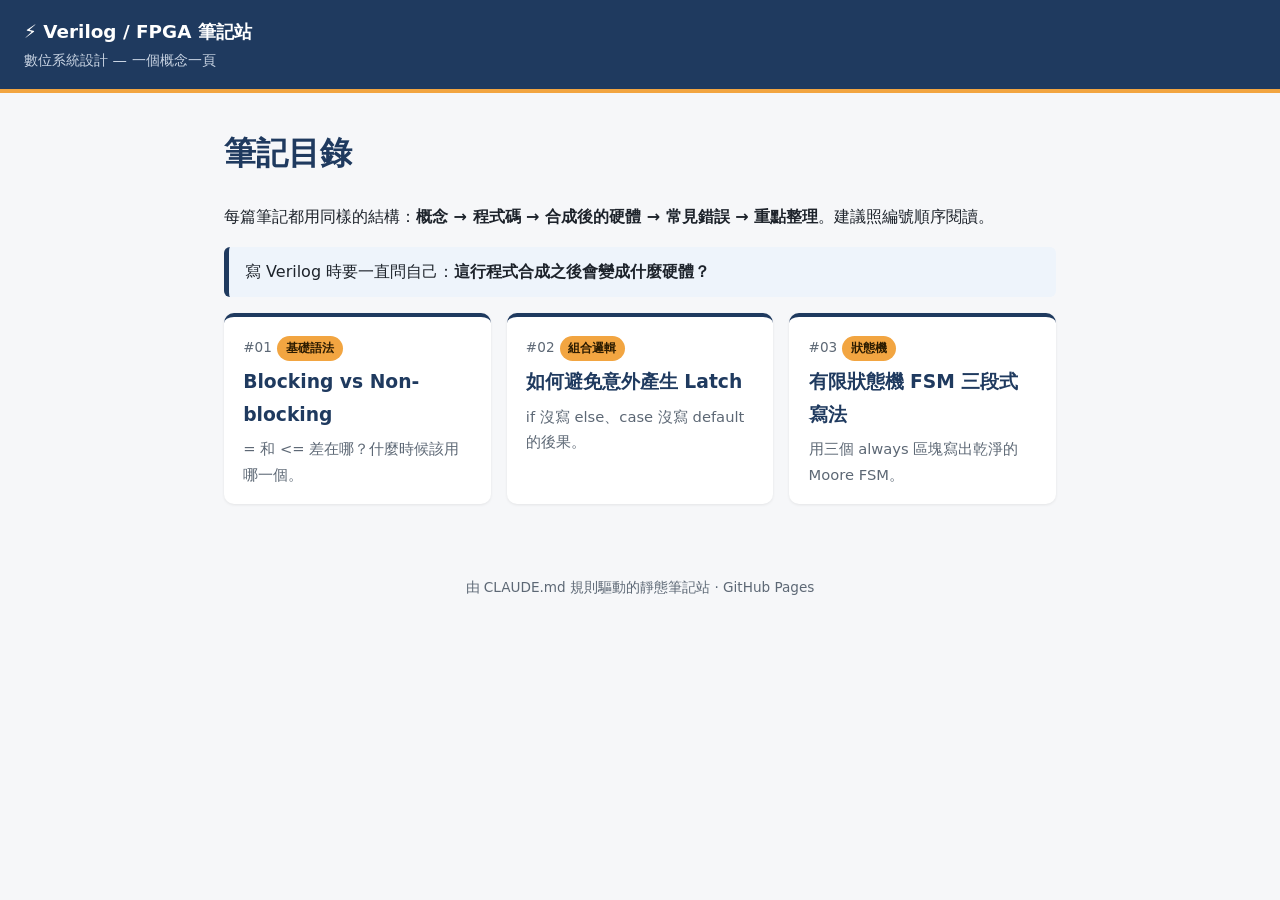
<file: index.html>
<!DOCTYPE html>
<html lang="zh-Hant">
<head>
    <meta charset="UTF-8">
    <meta name="viewport" content="width=device-width, initial-scale=1.0">
    <title>Verilog / FPGA 筆記站</title>
    <link rel="stylesheet" href="assets/style.css">
    <script src="assets/site.js" defer></script>
</head>
<body>
    <header class="site">
        <a href="./">⚡ Verilog / FPGA 筆記站</a>
        <div class="sub">數位系統設計 — 一個概念一頁</div>
    </header>
    <main>
        <h1>筆記目錄</h1>
        <p>每篇筆記都用同樣的結構：<b>概念 → 程式碼 → 合成後的硬體 → 常見錯誤 → 重點整理</b>。建議照編號順序閱讀。</p>
        <div class="callout">寫 Verilog 時要一直問自己：<b>這行程式合成之後會變成什麼硬體？</b></div>
        <ul class="note-list" id="note-list"></ul>
    </main>
    <footer>由 CLAUDE.md 規則驅動的靜態筆記站 · GitHub Pages</footer>
</body>
</html>
</file>
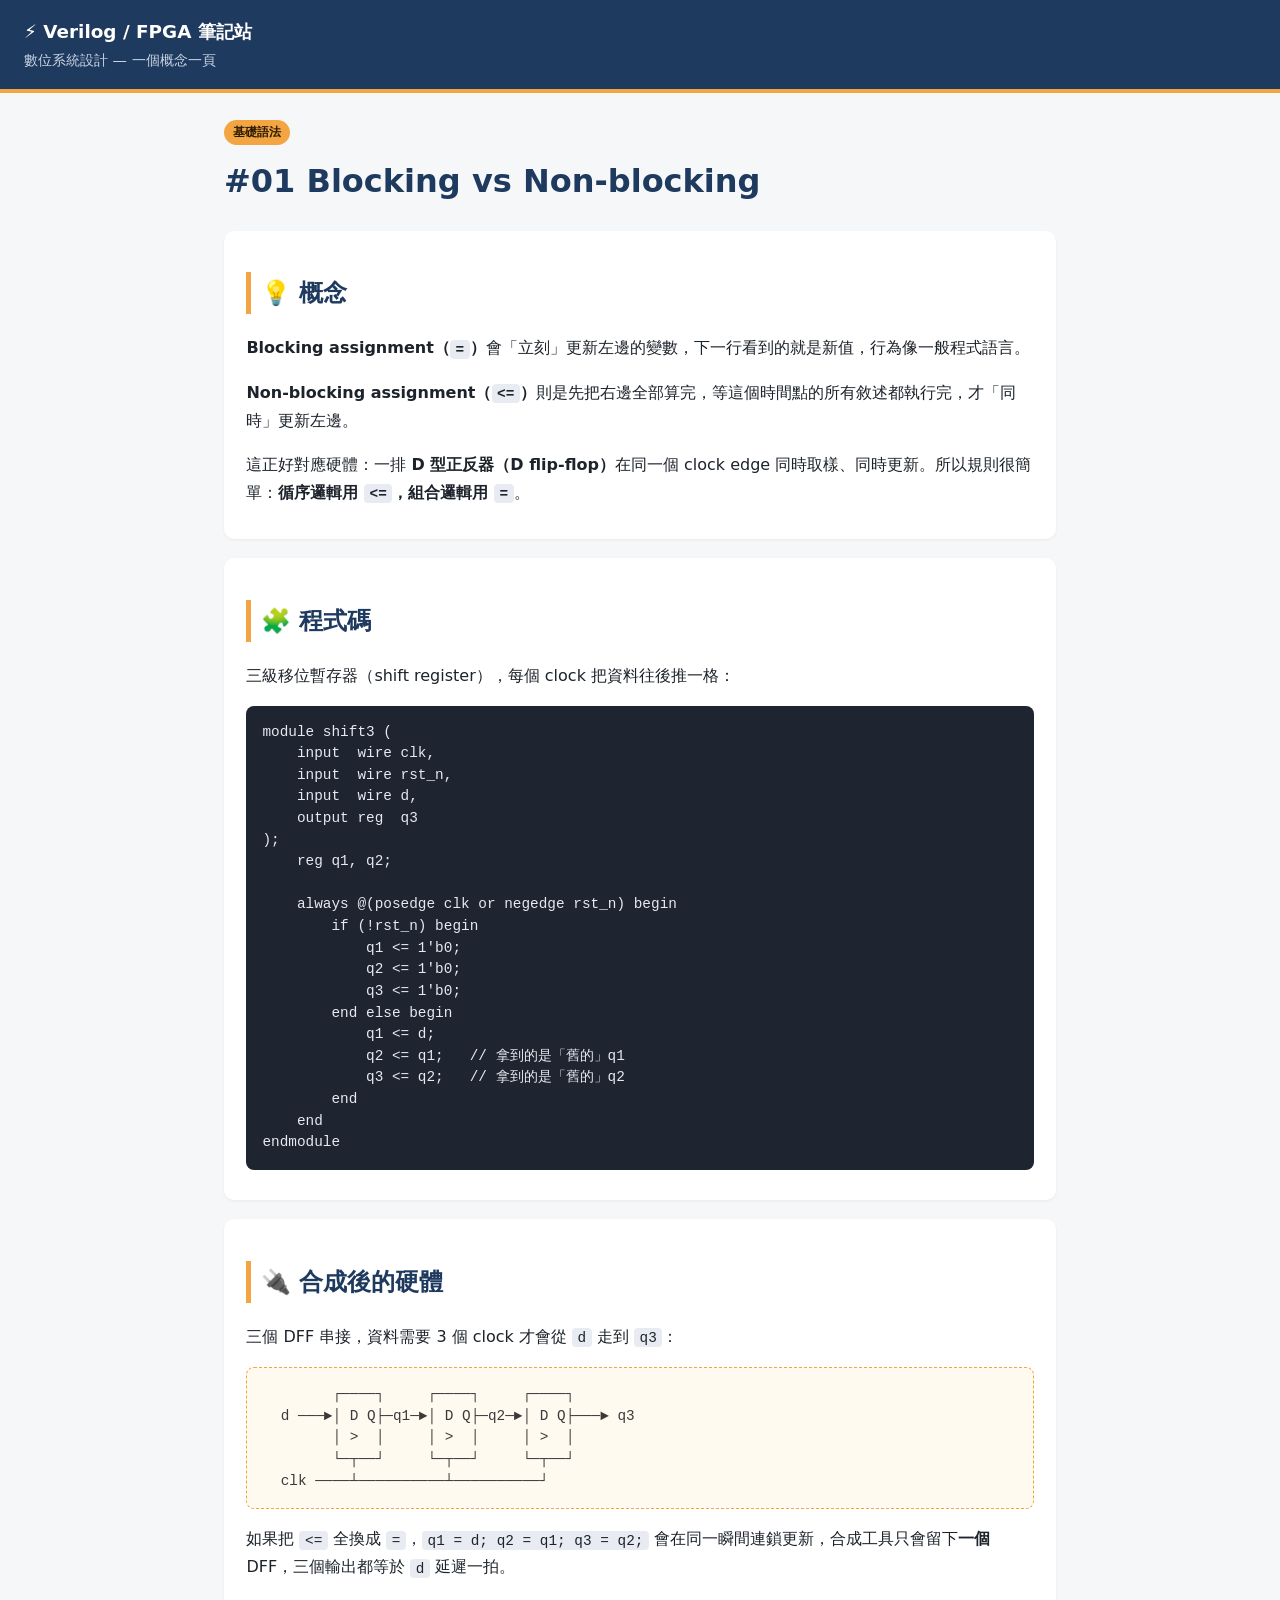
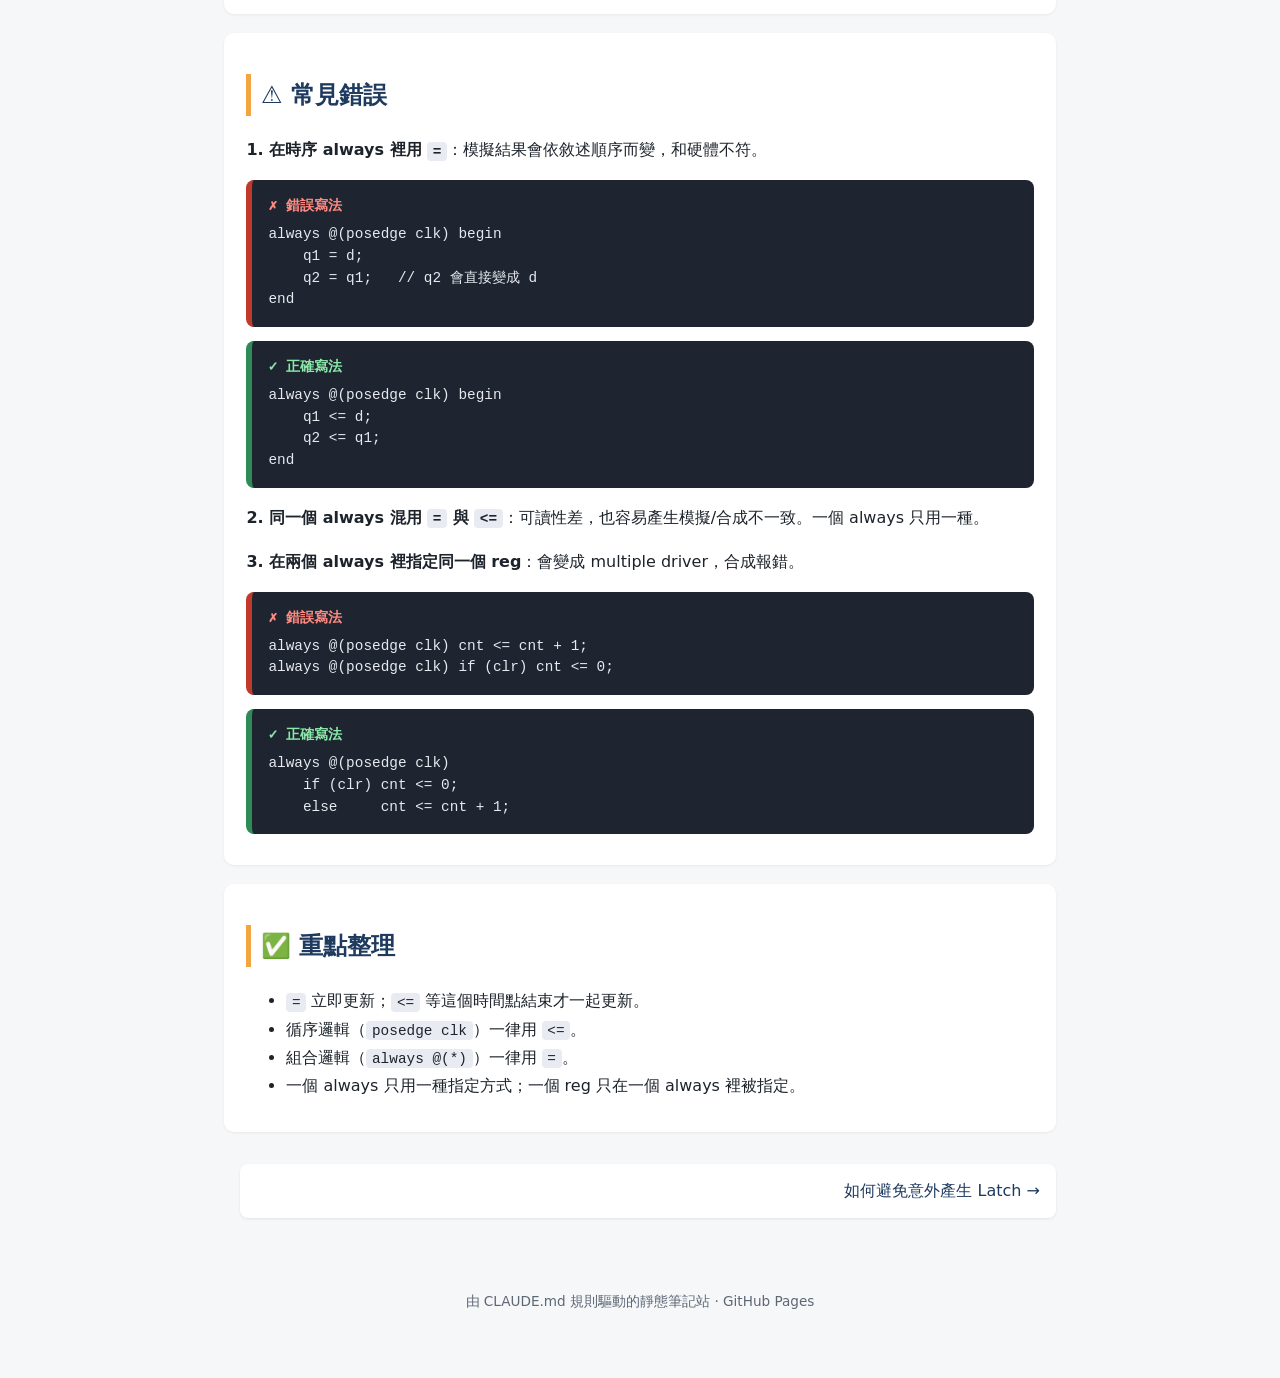
<file: notes/01-blocking-vs-nonblocking.html>
<!DOCTYPE html>
<html lang="zh-Hant">
<head>
    <meta charset="UTF-8">
    <meta name="viewport" content="width=device-width, initial-scale=1.0">
    <meta name="note-id" content="01">
    <title>Blocking vs Non-blocking | Verilog / FPGA 筆記站</title>
    <link rel="stylesheet" href="../assets/style.css">
    <script src="../assets/site.js" defer></script>
</head>
<body>
    <header class="site">
        <a href="../">⚡ Verilog / FPGA 筆記站</a>
        <div class="sub">數位系統設計 — 一個概念一頁</div>
    </header>
    <main>
        <span class="tag">基礎語法</span>
        <h1>#01 Blocking vs Non-blocking</h1>

        <section id="concept">
            <h2>💡 概念</h2>
            <p><b>Blocking assignment（<code>=</code>）</b>會「立刻」更新左邊的變數，下一行看到的就是新值，行為像一般程式語言。</p>
            <p><b>Non-blocking assignment（<code>&lt;=</code>）</b>則是先把右邊全部算完，等這個時間點的所有敘述都執行完，才「同時」更新左邊。</p>
            <p>這正好對應硬體：一排 <b>D 型正反器（D flip-flop）</b>在同一個 clock edge 同時取樣、同時更新。所以規則很簡單：<b>循序邏輯用 <code>&lt;=</code>，組合邏輯用 <code>=</code></b>。</p>
        </section>

        <section id="code">
            <h2>🧩 程式碼</h2>
            <p>三級移位暫存器（shift register），每個 clock 把資料往後推一格：</p>
<pre><code class="verilog">module shift3 (
    input  wire clk,
    input  wire rst_n,
    input  wire d,
    output reg  q3
);
    reg q1, q2;

    always @(posedge clk or negedge rst_n) begin
        if (!rst_n) begin
            q1 &lt;= 1'b0;
            q2 &lt;= 1'b0;
            q3 &lt;= 1'b0;
        end else begin
            q1 &lt;= d;
            q2 &lt;= q1;   // 拿到的是「舊的」q1
            q3 &lt;= q2;   // 拿到的是「舊的」q2
        end
    end
endmodule</code></pre>
        </section>

        <section id="hardware">
            <h2>🔌 合成後的硬體</h2>
            <p>三個 DFF 串接，資料需要 3 個 clock 才會從 <code>d</code> 走到 <code>q3</code>：</p>
<pre class="ascii">        ┌────┐     ┌────┐     ┌────┐
  d ───►│ D Q├─q1─►│ D Q├─q2─►│ D Q├───► q3
        │ &gt;  │     │ &gt;  │     │ &gt;  │
        └─┬──┘     └─┬──┘     └─┬──┘
  clk ────┴──────────┴──────────┘</pre>
            <p>如果把 <code>&lt;=</code> 全換成 <code>=</code>，<code>q1 = d; q2 = q1; q3 = q2;</code> 會在同一瞬間連鎖更新，合成工具只會留下<b>一個</b> DFF，三個輸出都等於 <code>d</code> 延遲一拍。</p>
        </section>

        <section id="pitfalls">
            <h2>⚠️ 常見錯誤</h2>
            <p><b>1. 在時序 always 裡用 <code>=</code></b>：模擬結果會依敘述順序而變，和硬體不符。</p>
<pre class="bad"><code>always @(posedge clk) begin
    q1 = d;
    q2 = q1;   // q2 會直接變成 d
end</code></pre>
<pre class="good"><code>always @(posedge clk) begin
    q1 &lt;= d;
    q2 &lt;= q1;
end</code></pre>
            <p><b>2. 同一個 always 混用 <code>=</code> 與 <code>&lt;=</code></b>：可讀性差，也容易產生模擬/合成不一致。一個 always 只用一種。</p>
            <p><b>3. 在兩個 always 裡指定同一個 reg</b>：會變成 multiple driver，合成報錯。</p>
<pre class="bad"><code>always @(posedge clk) cnt &lt;= cnt + 1;
always @(posedge clk) if (clr) cnt &lt;= 0;</code></pre>
<pre class="good"><code>always @(posedge clk)
    if (clr) cnt &lt;= 0;
    else     cnt &lt;= cnt + 1;</code></pre>
        </section>

        <section id="summary">
            <h2>✅ 重點整理</h2>
            <ul>
                <li><code>=</code> 立即更新；<code>&lt;=</code> 等這個時間點結束才一起更新。</li>
                <li>循序邏輯（<code>posedge clk</code>）一律用 <code>&lt;=</code>。</li>
                <li>組合邏輯（<code>always @(*)</code>）一律用 <code>=</code>。</li>
                <li>一個 always 只用一種指定方式；一個 reg 只在一個 always 裡被指定。</li>
            </ul>
        </section>
    </main>
    <footer>由 CLAUDE.md 規則驅動的靜態筆記站 · GitHub Pages</footer>
</body>
</html>
</file>
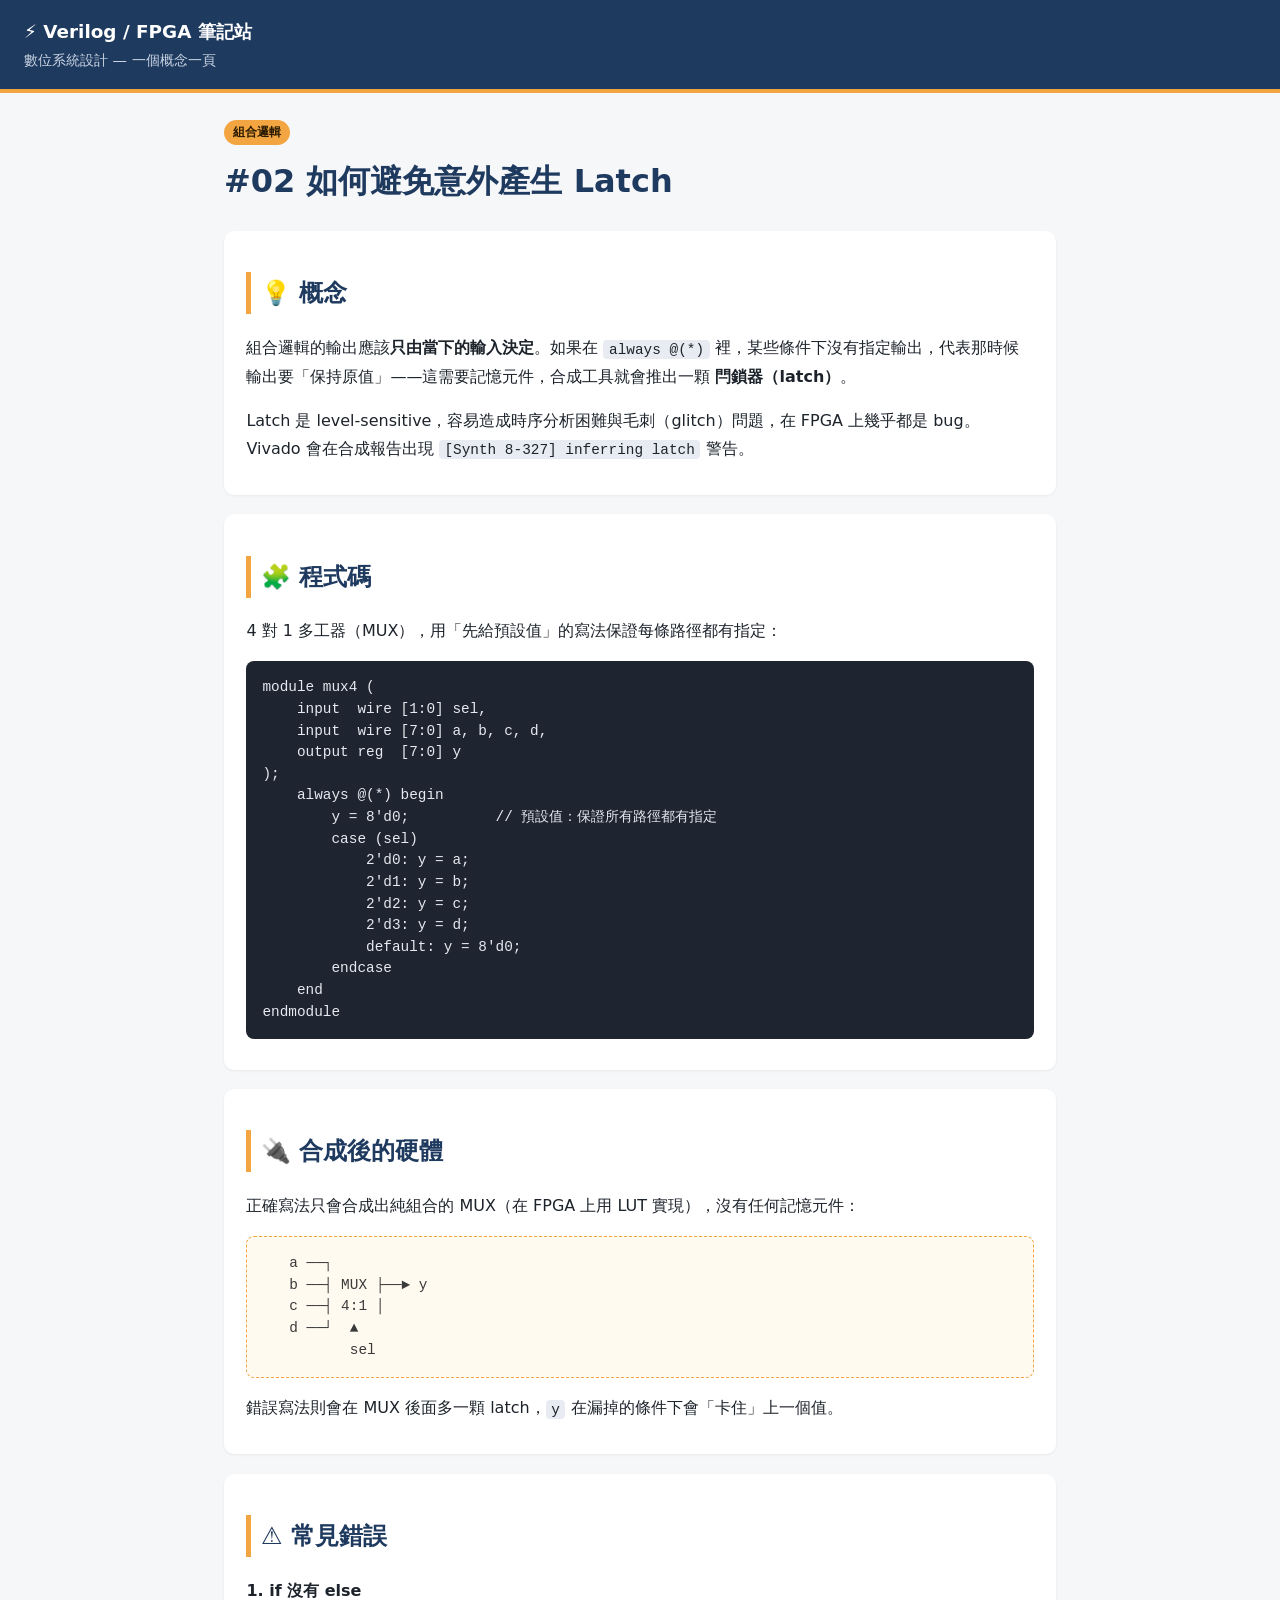
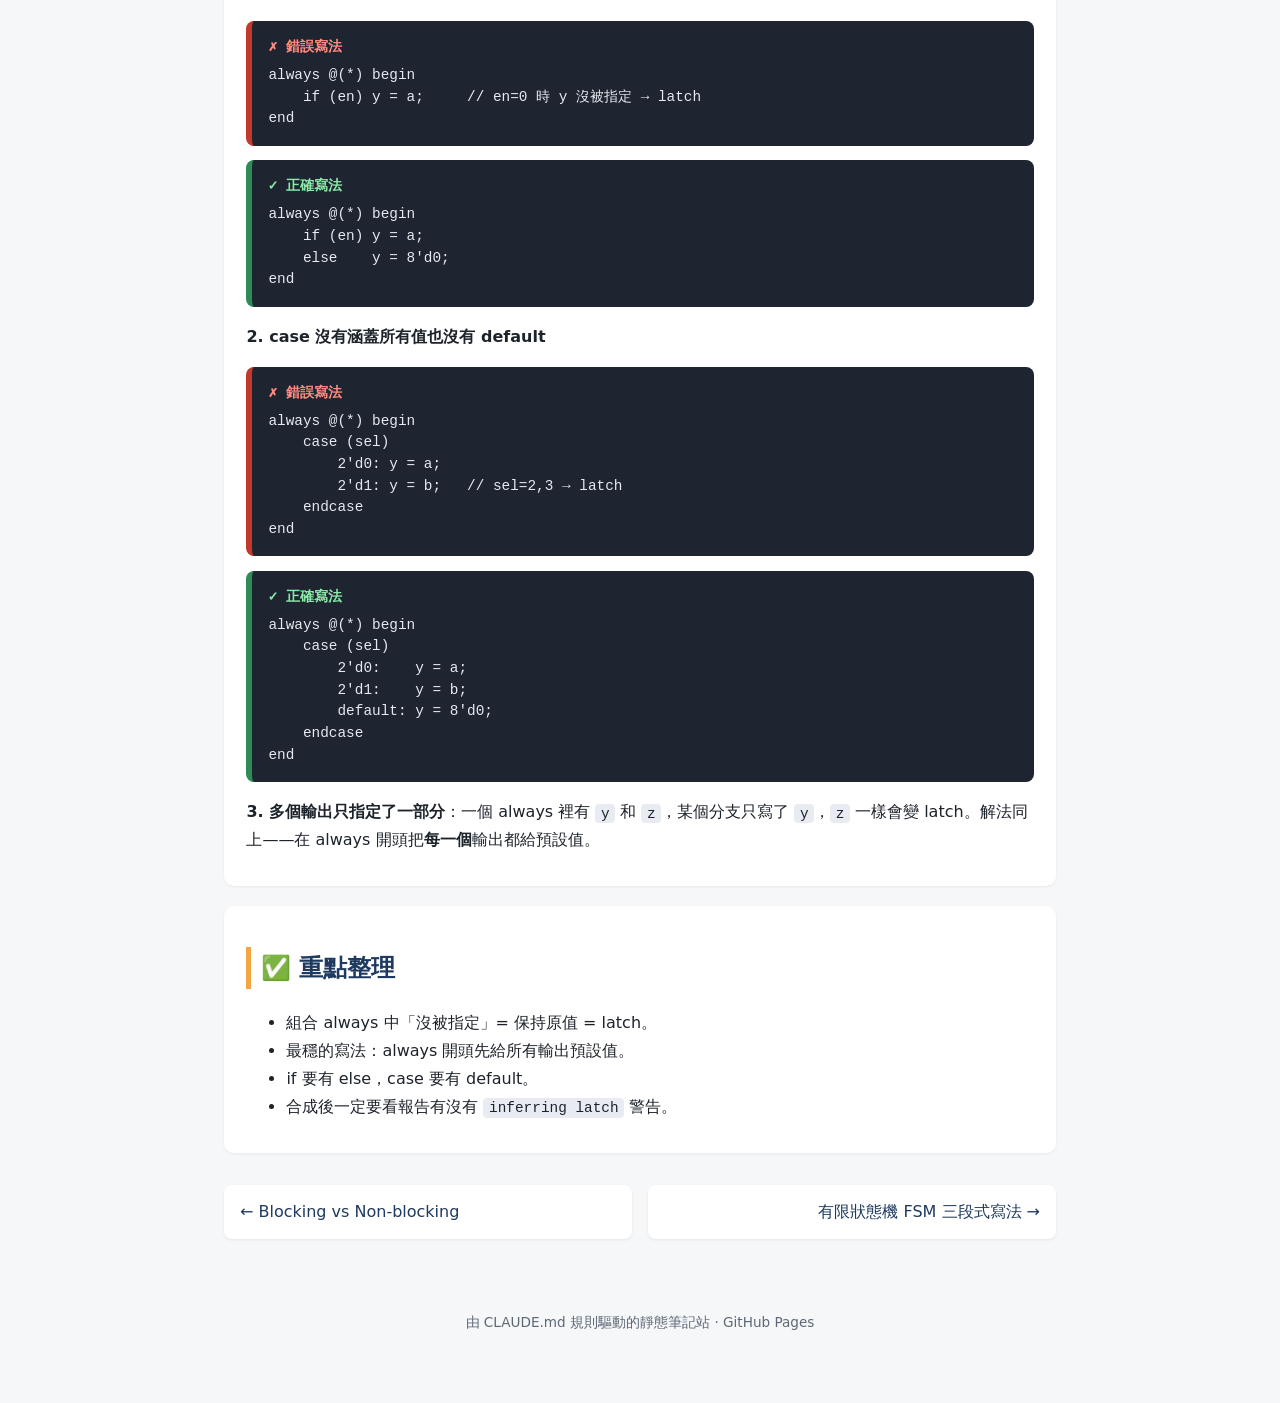
<file: notes/02-avoid-latch.html>
<!DOCTYPE html>
<html lang="zh-Hant">
<head>
    <meta charset="UTF-8">
    <meta name="viewport" content="width=device-width, initial-scale=1.0">
    <meta name="note-id" content="02">
    <title>如何避免意外產生 Latch | Verilog / FPGA 筆記站</title>
    <link rel="stylesheet" href="../assets/style.css">
    <script src="../assets/site.js" defer></script>
</head>
<body>
    <header class="site">
        <a href="../">⚡ Verilog / FPGA 筆記站</a>
        <div class="sub">數位系統設計 — 一個概念一頁</div>
    </header>
    <main>
        <span class="tag">組合邏輯</span>
        <h1>#02 如何避免意外產生 Latch</h1>

        <section id="concept">
            <h2>💡 概念</h2>
            <p>組合邏輯的輸出應該<b>只由當下的輸入決定</b>。如果在 <code>always @(*)</code> 裡，某些條件下沒有指定輸出，代表那時候輸出要「保持原值」——這需要記憶元件，合成工具就會推出一顆 <b>閂鎖器（latch）</b>。</p>
            <p>Latch 是 level-sensitive，容易造成時序分析困難與毛刺（glitch）問題，在 FPGA 上幾乎都是 bug。Vivado 會在合成報告出現 <code>[Synth 8-327] inferring latch</code> 警告。</p>
        </section>

        <section id="code">
            <h2>🧩 程式碼</h2>
            <p>4 對 1 多工器（MUX），用「先給預設值」的寫法保證每條路徑都有指定：</p>
<pre><code class="verilog">module mux4 (
    input  wire [1:0] sel,
    input  wire [7:0] a, b, c, d,
    output reg  [7:0] y
);
    always @(*) begin
        y = 8'd0;          // 預設值：保證所有路徑都有指定
        case (sel)
            2'd0: y = a;
            2'd1: y = b;
            2'd2: y = c;
            2'd3: y = d;
            default: y = 8'd0;
        endcase
    end
endmodule</code></pre>
        </section>

        <section id="hardware">
            <h2>🔌 合成後的硬體</h2>
            <p>正確寫法只會合成出純組合的 MUX（在 FPGA 上用 LUT 實現），沒有任何記憶元件：</p>
<pre class="ascii">   a ──┐
   b ──┤ MUX ├──► y
   c ──┤ 4:1 │
   d ──┘  ▲
          sel</pre>
            <p>錯誤寫法則會在 MUX 後面多一顆 latch，<code>y</code> 在漏掉的條件下會「卡住」上一個值。</p>
        </section>

        <section id="pitfalls">
            <h2>⚠️ 常見錯誤</h2>
            <p><b>1. if 沒有 else</b></p>
<pre class="bad"><code>always @(*) begin
    if (en) y = a;     // en=0 時 y 沒被指定 → latch
end</code></pre>
<pre class="good"><code>always @(*) begin
    if (en) y = a;
    else    y = 8'd0;
end</code></pre>
            <p><b>2. case 沒有涵蓋所有值也沒有 default</b></p>
<pre class="bad"><code>always @(*) begin
    case (sel)
        2'd0: y = a;
        2'd1: y = b;   // sel=2,3 → latch
    endcase
end</code></pre>
<pre class="good"><code>always @(*) begin
    case (sel)
        2'd0:    y = a;
        2'd1:    y = b;
        default: y = 8'd0;
    endcase
end</code></pre>
            <p><b>3. 多個輸出只指定了一部分</b>：一個 always 裡有 <code>y</code> 和 <code>z</code>，某個分支只寫了 <code>y</code>，<code>z</code> 一樣會變 latch。解法同上——在 always 開頭把<b>每一個</b>輸出都給預設值。</p>
        </section>

        <section id="summary">
            <h2>✅ 重點整理</h2>
            <ul>
                <li>組合 always 中「沒被指定」= 保持原值 = latch。</li>
                <li>最穩的寫法：always 開頭先給所有輸出預設值。</li>
                <li>if 要有 else，case 要有 default。</li>
                <li>合成後一定要看報告有沒有 <code>inferring latch</code> 警告。</li>
            </ul>
        </section>
    </main>
    <footer>由 CLAUDE.md 規則驅動的靜態筆記站 · GitHub Pages</footer>
</body>
</html>
</file>
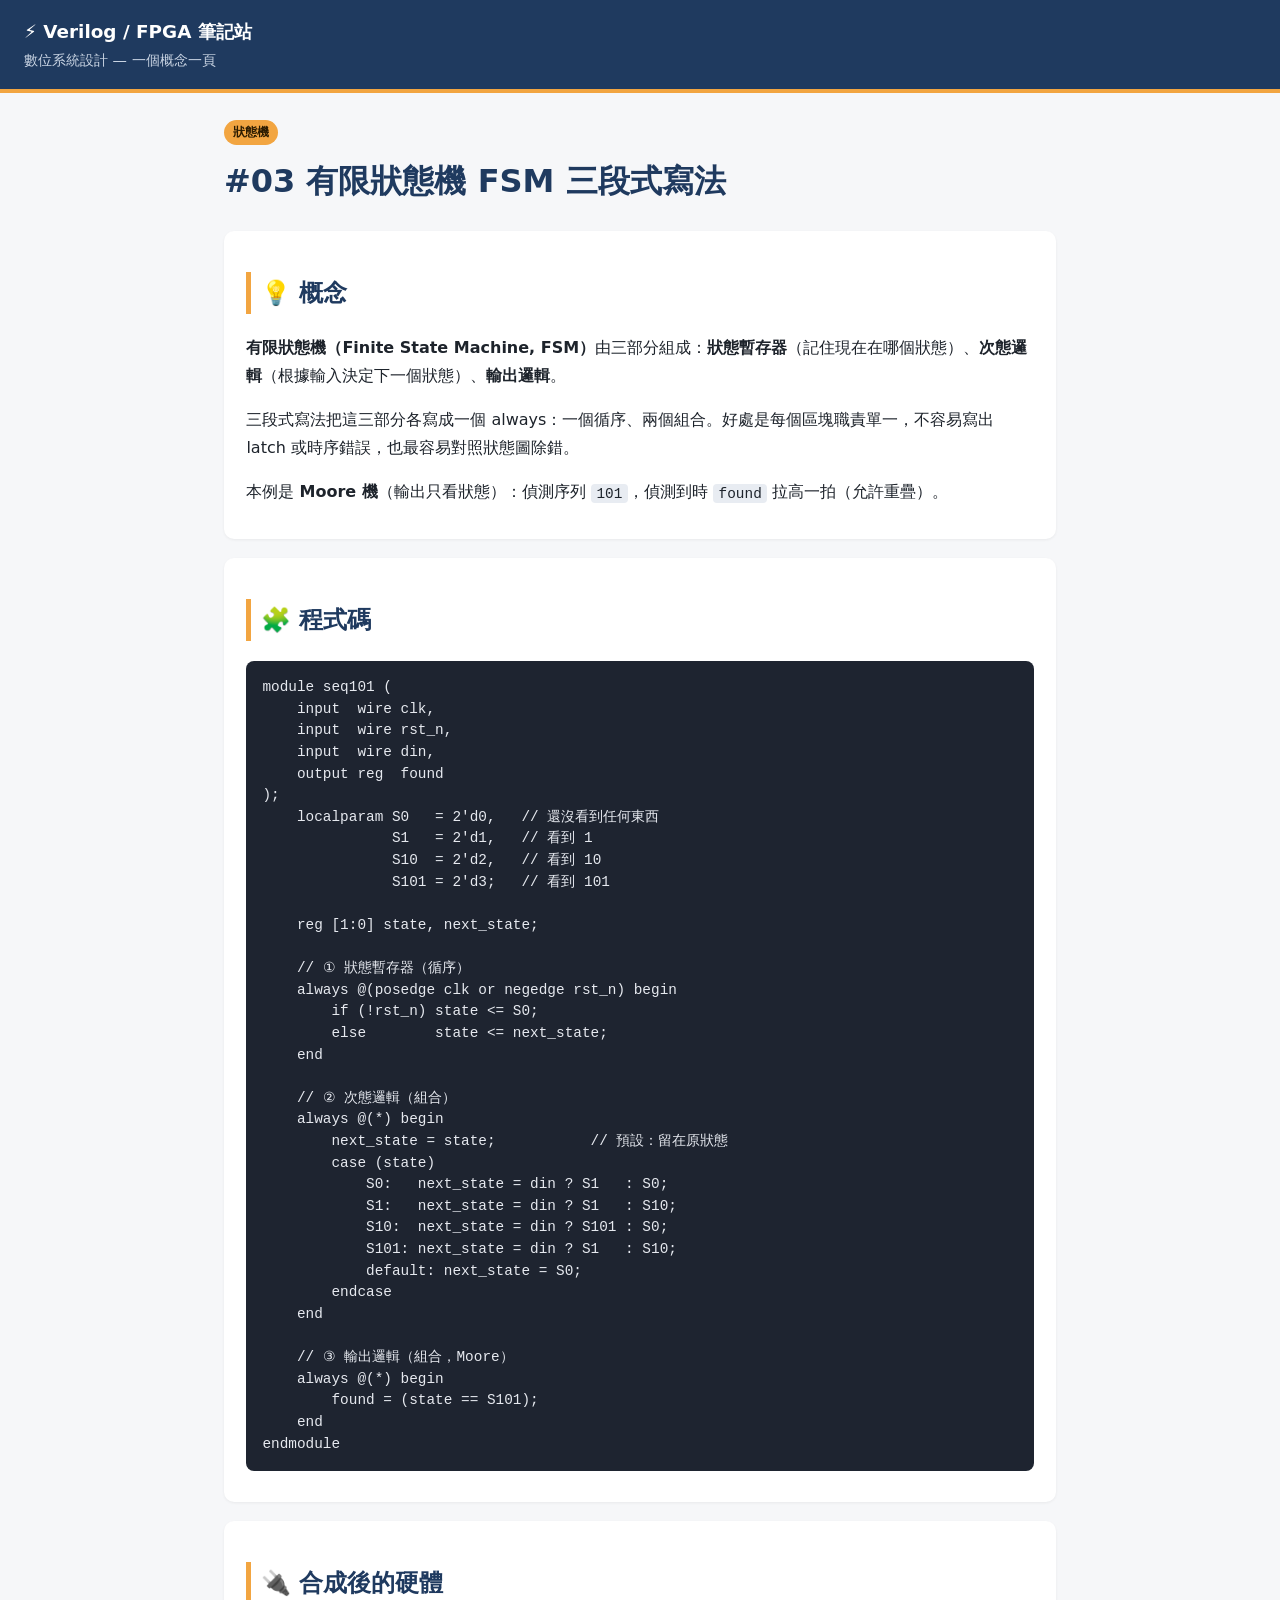
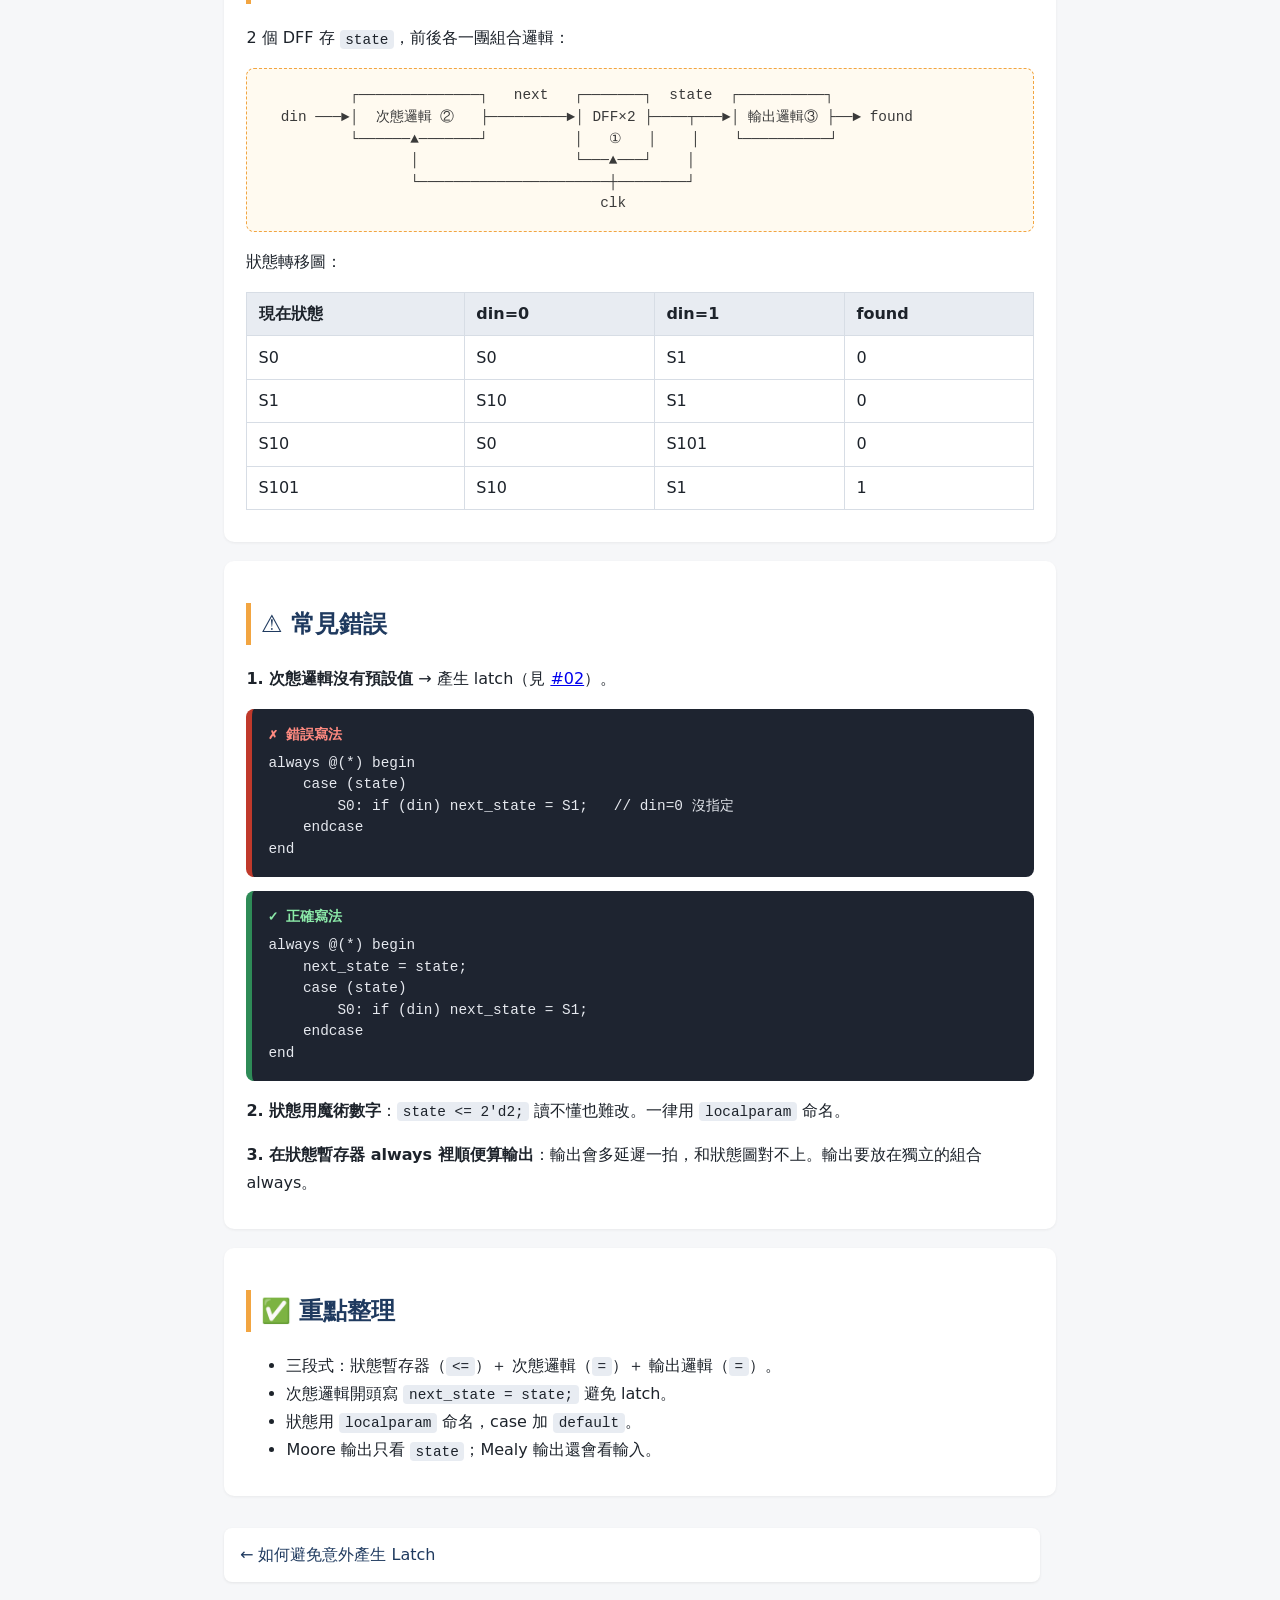
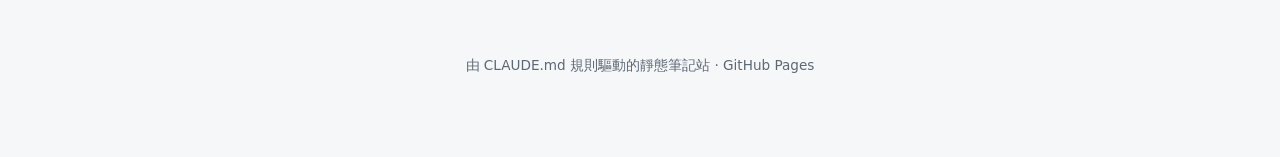
<file: notes/03-fsm-design.html>
<!DOCTYPE html>
<html lang="zh-Hant">
<head>
    <meta charset="UTF-8">
    <meta name="viewport" content="width=device-width, initial-scale=1.0">
    <meta name="note-id" content="03">
    <title>有限狀態機 FSM 三段式寫法 | Verilog / FPGA 筆記站</title>
    <link rel="stylesheet" href="../assets/style.css">
    <script src="../assets/site.js" defer></script>
</head>
<body>
    <header class="site">
        <a href="../">⚡ Verilog / FPGA 筆記站</a>
        <div class="sub">數位系統設計 — 一個概念一頁</div>
    </header>
    <main>
        <span class="tag">狀態機</span>
        <h1>#03 有限狀態機 FSM 三段式寫法</h1>

        <section id="concept">
            <h2>💡 概念</h2>
            <p><b>有限狀態機（Finite State Machine, FSM）</b>由三部分組成：<b>狀態暫存器</b>（記住現在在哪個狀態）、<b>次態邏輯</b>（根據輸入決定下一個狀態）、<b>輸出邏輯</b>。</p>
            <p>三段式寫法把這三部分各寫成一個 always：一個循序、兩個組合。好處是每個區塊職責單一，不容易寫出 latch 或時序錯誤，也最容易對照狀態圖除錯。</p>
            <p>本例是 <b>Moore 機</b>（輸出只看狀態）：偵測序列 <code>101</code>，偵測到時 <code>found</code> 拉高一拍（允許重疊）。</p>
        </section>

        <section id="code">
            <h2>🧩 程式碼</h2>
<pre><code class="verilog">module seq101 (
    input  wire clk,
    input  wire rst_n,
    input  wire din,
    output reg  found
);
    localparam S0   = 2'd0,   // 還沒看到任何東西
               S1   = 2'd1,   // 看到 1
               S10  = 2'd2,   // 看到 10
               S101 = 2'd3;   // 看到 101

    reg [1:0] state, next_state;

    // ① 狀態暫存器（循序）
    always @(posedge clk or negedge rst_n) begin
        if (!rst_n) state &lt;= S0;
        else        state &lt;= next_state;
    end

    // ② 次態邏輯（組合）
    always @(*) begin
        next_state = state;           // 預設：留在原狀態
        case (state)
            S0:   next_state = din ? S1   : S0;
            S1:   next_state = din ? S1   : S10;
            S10:  next_state = din ? S101 : S0;
            S101: next_state = din ? S1   : S10;
            default: next_state = S0;
        endcase
    end

    // ③ 輸出邏輯（組合，Moore）
    always @(*) begin
        found = (state == S101);
    end
endmodule</code></pre>
        </section>

        <section id="hardware">
            <h2>🔌 合成後的硬體</h2>
            <p>2 個 DFF 存 <code>state</code>，前後各一團組合邏輯：</p>
<pre class="ascii">          ┌──────────────┐   next   ┌───────┐  state  ┌──────────┐
  din ───►│  次態邏輯 ②   ├─────────►│ DFF×2 ├────┬───►│ 輸出邏輯③ ├──► found
          └──────▲───────┘          │   ①   │    │    └──────────┘
                 │                  └───▲───┘    │
                 └──────────────────────┼────────┘
                                       clk</pre>
            <p>狀態轉移圖：</p>
            <table>
                <tr><th>現在狀態</th><th>din=0</th><th>din=1</th><th>found</th></tr>
                <tr><td>S0</td><td>S0</td><td>S1</td><td>0</td></tr>
                <tr><td>S1</td><td>S10</td><td>S1</td><td>0</td></tr>
                <tr><td>S10</td><td>S0</td><td>S101</td><td>0</td></tr>
                <tr><td>S101</td><td>S10</td><td>S1</td><td>1</td></tr>
            </table>
        </section>

        <section id="pitfalls">
            <h2>⚠️ 常見錯誤</h2>
            <p><b>1. 次態邏輯沒有預設值</b> → 產生 latch（見 <a href="02-avoid-latch.html">#02</a>）。</p>
<pre class="bad"><code>always @(*) begin
    case (state)
        S0: if (din) next_state = S1;   // din=0 沒指定
    endcase
end</code></pre>
<pre class="good"><code>always @(*) begin
    next_state = state;
    case (state)
        S0: if (din) next_state = S1;
    endcase
end</code></pre>
            <p><b>2. 狀態用魔術數字</b>：<code>state &lt;= 2'd2;</code> 讀不懂也難改。一律用 <code>localparam</code> 命名。</p>
            <p><b>3. 在狀態暫存器 always 裡順便算輸出</b>：輸出會多延遲一拍，和狀態圖對不上。輸出要放在獨立的組合 always。</p>
        </section>

        <section id="summary">
            <h2>✅ 重點整理</h2>
            <ul>
                <li>三段式：狀態暫存器（<code>&lt;=</code>）＋ 次態邏輯（<code>=</code>）＋ 輸出邏輯（<code>=</code>）。</li>
                <li>次態邏輯開頭寫 <code>next_state = state;</code> 避免 latch。</li>
                <li>狀態用 <code>localparam</code> 命名，case 加 <code>default</code>。</li>
                <li>Moore 輸出只看 <code>state</code>；Mealy 輸出還會看輸入。</li>
            </ul>
        </section>
    </main>
    <footer>由 CLAUDE.md 規則驅動的靜態筆記站 · GitHub Pages</footer>
</body>
</html>
</file>
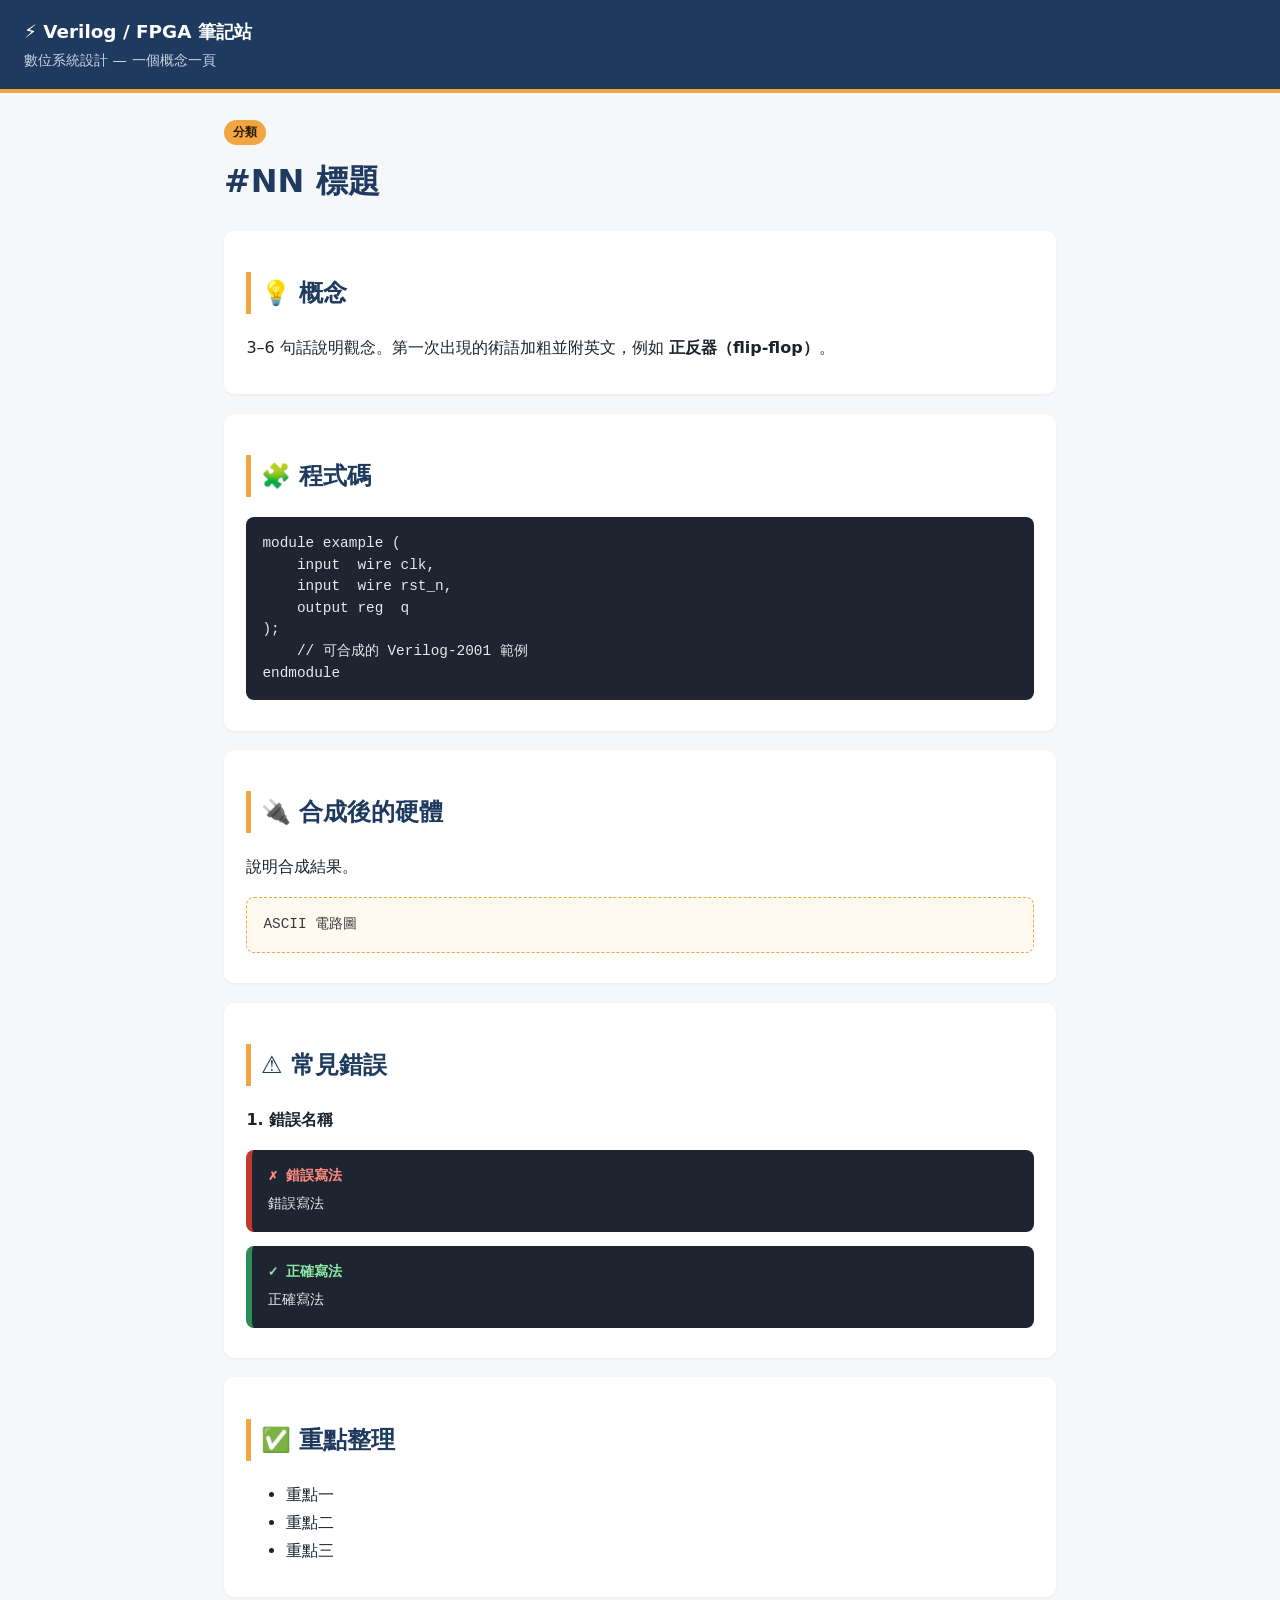
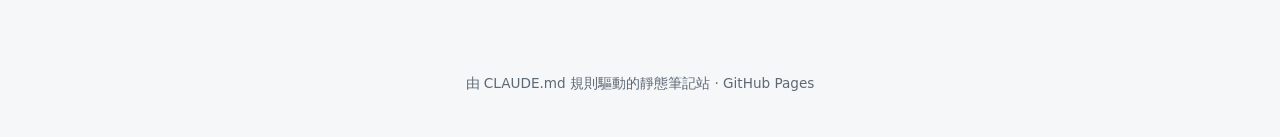
<file: notes/_template.html>
<!DOCTYPE html>
<html lang="zh-Hant">
<head>
    <meta charset="UTF-8">
    <meta name="viewport" content="width=device-width, initial-scale=1.0">
    <meta name="note-id" content="NN">
    <title>標題 | Verilog / FPGA 筆記站</title>
    <link rel="stylesheet" href="../assets/style.css">
    <script src="../assets/site.js" defer></script>
</head>
<body>
    <header class="site">
        <a href="../">⚡ Verilog / FPGA 筆記站</a>
        <div class="sub">數位系統設計 — 一個概念一頁</div>
    </header>
    <main>
        <span class="tag">分類</span>
        <h1>#NN 標題</h1>

        <section id="concept">
            <h2>💡 概念</h2>
            <p>3–6 句話說明觀念。第一次出現的術語加粗並附英文，例如 <b>正反器（flip-flop）</b>。</p>
        </section>

        <section id="code">
            <h2>🧩 程式碼</h2>
<pre><code class="verilog">module example (
    input  wire clk,
    input  wire rst_n,
    output reg  q
);
    // 可合成的 Verilog-2001 範例
endmodule</code></pre>
        </section>

        <section id="hardware">
            <h2>🔌 合成後的硬體</h2>
            <p>說明合成結果。</p>
<pre class="ascii">ASCII 電路圖</pre>
        </section>

        <section id="pitfalls">
            <h2>⚠️ 常見錯誤</h2>
            <p><b>1. 錯誤名稱</b></p>
<pre class="bad"><code>錯誤寫法</code></pre>
<pre class="good"><code>正確寫法</code></pre>
        </section>

        <section id="summary">
            <h2>✅ 重點整理</h2>
            <ul>
                <li>重點一</li>
                <li>重點二</li>
                <li>重點三</li>
            </ul>
        </section>
    </main>
    <footer>由 CLAUDE.md 規則驅動的靜態筆記站 · GitHub Pages</footer>
</body>
</html>
</file>
<file: assets/style.css>
:root {
    --brand: #1f3a5f;
    --accent: #f2a541;
    --bg: #f6f7f9;
    --card: #ffffff;
    --text: #1d232b;
    --muted: #5d6875;
    --code-bg: #1e2430;
    --code-text: #e6e9ef;
    --good: #2e8b57;
    --bad: #c0392b;
}

* { box-sizing: border-box; }

body {
    margin: 0;
    font-family: "Noto Sans TC", "PingFang TC", "Microsoft JhengHei", system-ui, sans-serif;
    background: var(--bg);
    color: var(--text);
    line-height: 1.75;
}

header.site {
    background: var(--brand);
    color: #fff;
    padding: 1rem 1.5rem;
    border-bottom: 4px solid var(--accent);
}
header.site a { color: #fff; text-decoration: none; font-weight: 700; font-size: 1.15rem; }
header.site .sub { color: #c9d4e3; font-size: .9rem; }

main { max-width: 880px; margin: 0 auto; padding: 1.5rem; }

h1 { color: var(--brand); margin-top: .5rem; }
h2 { color: var(--brand); border-left: 5px solid var(--accent); padding-left: .6rem; margin-top: 2.2rem; }

section { background: var(--card); border-radius: 10px; padding: .4rem 1.4rem 1rem; margin: 1.2rem 0; box-shadow: 0 1px 3px rgba(0,0,0,.06); }

pre {
    background: var(--code-bg);
    color: var(--code-text);
    padding: 1rem;
    border-radius: 8px;
    overflow-x: auto;
    font-size: .9rem;
    line-height: 1.5;
}
code { font-family: "JetBrains Mono", Consolas, "Courier New", monospace; }
p code, li code, td code { background: #e8ecf2; padding: .1rem .35rem; border-radius: 4px; font-size: .9em; }

pre.bad  { border-left: 6px solid var(--bad); }
pre.good { border-left: 6px solid var(--good); }
pre.bad::before  { content: "✗ 錯誤寫法"; display: block; color: #ff8a80; font-weight: 700; margin-bottom: .4rem; font-family: inherit; }
pre.good::before { content: "✓ 正確寫法"; display: block; color: #8be9a8; font-weight: 700; margin-bottom: .4rem; font-family: inherit; }

pre.ascii { background: #fffaf0; color: #3a3a3a; border: 1px dashed var(--accent); }

.callout { background: #eef4fb; border-left: 5px solid var(--brand); padding: .7rem 1rem; border-radius: 6px; margin: 1rem 0; }
.callout.warn { background: #fff4e5; border-left-color: var(--accent); }

.tag { display: inline-block; background: var(--accent); color: #2b1b00; font-size: .78rem; font-weight: 700; padding: .1rem .55rem; border-radius: 999px; }

table { border-collapse: collapse; width: 100%; margin: 1rem 0; }
th, td { border: 1px solid #d7dde5; padding: .45rem .7rem; text-align: left; }
th { background: #e8ecf2; }

/* 首頁卡片 */
.note-list { display: grid; grid-template-columns: repeat(auto-fill, minmax(250px, 1fr)); gap: 1rem; padding: 0; list-style: none; }
.note-list a { display: block; height: 100%; background: var(--card); border-radius: 10px; padding: 1rem 1.2rem; text-decoration: none; color: var(--text); box-shadow: 0 1px 3px rgba(0,0,0,.08); border-top: 4px solid var(--brand); transition: transform .12s; }
.note-list a:hover { transform: translateY(-3px); border-top-color: var(--accent); }
.note-list .num { color: var(--muted); font-size: .85rem; }
.note-list h3 { margin: .3rem 0; color: var(--brand); }
.note-list p { margin: .3rem 0 0; color: var(--muted); font-size: .92rem; }

/* 上一篇 / 下一篇 */
nav.pager { display: flex; justify-content: space-between; gap: 1rem; margin: 2rem 0 1rem; }
nav.pager a { flex: 1; background: var(--card); padding: .8rem 1rem; border-radius: 8px; text-decoration: none; color: var(--brand); box-shadow: 0 1px 3px rgba(0,0,0,.08); }
nav.pager a.next { text-align: right; }

footer { text-align: center; color: var(--muted); font-size: .85rem; padding: 2rem 1rem; }
</file>
